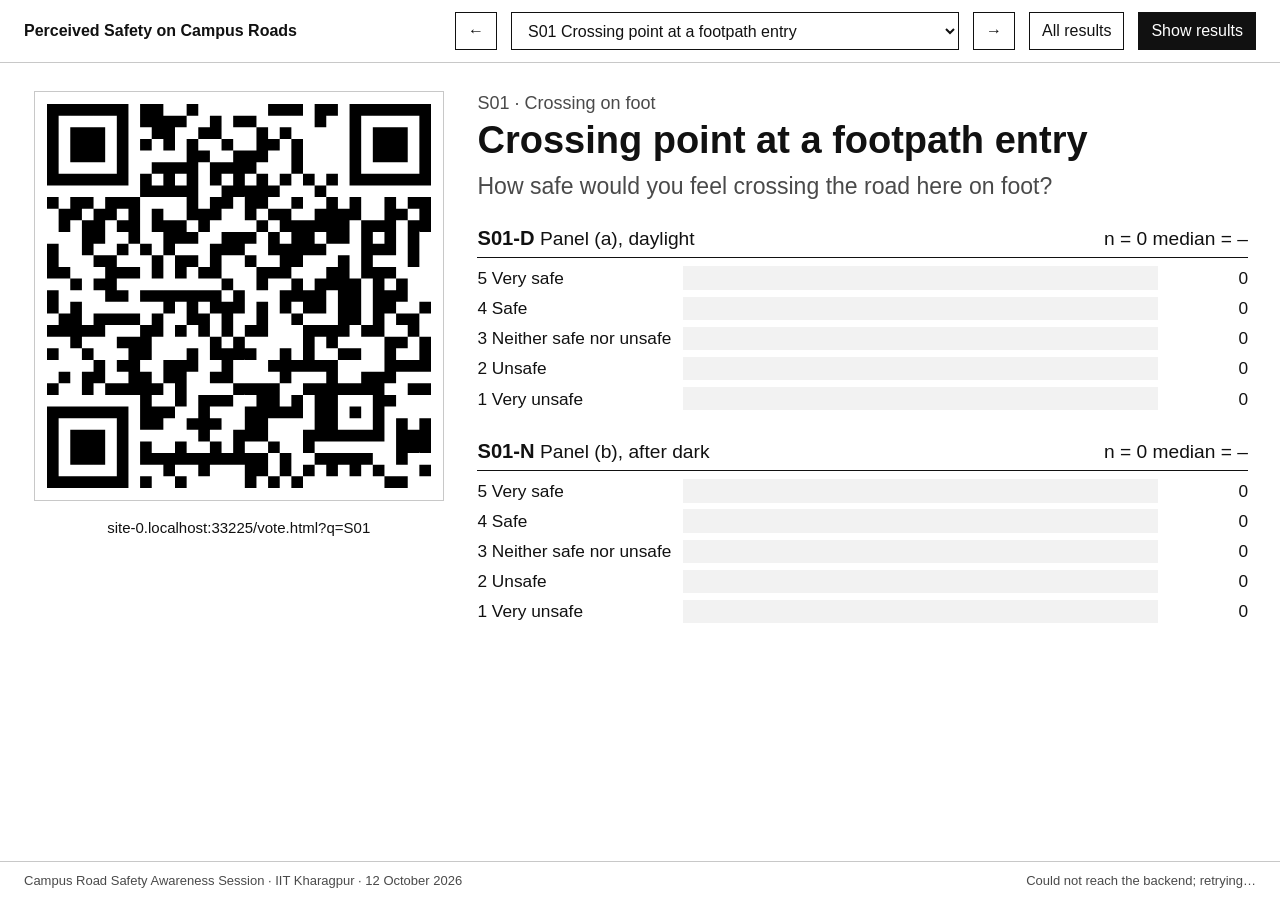
<file: index.html>
<!doctype html>
<html lang="en">
<head>
<meta charset="utf-8">
<meta name="viewport" content="width=device-width, initial-scale=1">
<title>Results: Perceived Safety on Campus Roads</title>
<link rel="stylesheet" href="style.css">
</head>
<body>
<div class="present">
  <div class="bar">
    <span class="brand" id="brand"></span>
    <button type="button" id="prev" aria-label="Previous scenario">&larr;</button>
    <select id="pick" aria-label="Scenario"></select>
    <button type="button" id="next" aria-label="Next scenario">&rarr;</button>
    <button type="button" id="toggleOverview" aria-pressed="false">All results</button>
    <button type="button" id="toggleResults" aria-pressed="true">Show results</button>
  </div>

  <div id="cfgNotice" class="notice hidden" style="margin:16px 32px 0">Not connected: paste the Apps Script web app URL into <b>config.js</b> (see README). The QR codes below already work.</div>

  <div class="stage" id="stage">
    <div class="qrbox">
      <div id="qr" aria-label="QR code for this scenario"></div>
      <div class="url" id="url"></div>
      <div class="resp" id="resp"></div>
    </div>
    <div>
      <p class="scen-id" id="sId"></p>
      <h1 class="scen-title" id="sTitle"></h1>
      <p class="scen-q" id="sQ"></p>
      <div id="results"></div>
      <p class="muted small" id="hiddenNote" style="display:none">Results hidden while the audience rates.</p>
    </div>
  </div>

  <div class="overview-wrap hidden" id="overview"></div>

  <div class="foot"><span id="session"></span><span id="updated">Waiting for data…</span></div>
</div>
<script src="qrcode.js"></script>
<script src="config.js"></script>
<script src="common.js"></script>
<script>
(function () {
  const { CFG, configured, call, scenario, indexOf, stats, el } = window.Poll;
  const $ = (id) => document.getElementById(id);
  let data = null, showResults = true, overview = false;
  let current = scenario((new URLSearchParams(location.search).get('q') || '').toUpperCase()) || CFG.SCENARIOS[0];

  $('brand').textContent = CFG.TITLE;
  $('session').textContent = CFG.SESSION;
  if (!configured()) $('cfgNotice').classList.remove('hidden');
  CFG.SCENARIOS.forEach((s) => $('pick').appendChild(el('option', { value: s.id, text: s.id + '  ' + s.title })));
  $('pick').addEventListener('change', (e) => show(scenario(e.target.value)));
  $('prev').addEventListener('click', () => step(-1));
  $('next').addEventListener('click', () => step(1));
  $('toggleResults').addEventListener('click', () => { showResults = !showResults; $('toggleResults').setAttribute('aria-pressed', String(showResults)); render(); });
  $('toggleOverview').addEventListener('click', () => {
    overview = !overview;
    $('toggleOverview').setAttribute('aria-pressed', String(overview));
    $('stage').classList.toggle('hidden', overview);
    $('overview').classList.toggle('hidden', !overview);
    render();
  });
  document.addEventListener('keydown', (e) => {
    if (e.target.tagName === 'SELECT') return;
    if (e.key === 'ArrowRight' || e.key === 'PageDown') step(1);
    if (e.key === 'ArrowLeft' || e.key === 'PageUp') step(-1);
  });

  function step(d) {
    const i = indexOf(current.id) + d;
    if (i >= 0 && i < CFG.SCENARIOS.length) show(CFG.SCENARIOS[i]);
  }

  function voteUrl(id) { return new URL('vote.html?q=' + id, location.href).href; }

  function show(s) {
    current = s;
    history.replaceState(null, '', '?q=' + s.id);
    $('pick').value = s.id;
    $('sId').textContent = s.id + '  ·  ' + s.perspective;
    $('sTitle').textContent = s.title;
    $('sQ').textContent = s.question;
    const url = voteUrl(s.id);
    $('qr').textContent = '';
    const qr = qrcode(0, 'M');
    qr.addData(url);
    qr.make();
    $('qr').innerHTML = qr.createSvgTag({ cellSize: 8, margin: 0, scalable: true });
    $('url').textContent = url.replace(/^https?:\/\//, '');
    render();
  }

  function fmt(x, d) { return x === null ? '–' : (Number.isInteger(x) ? String(x) : x.toFixed(d)); }

  function render() {
    $('resp').textContent = data ? data.respondents + (data.respondents === 1 ? ' respondent' : ' respondents') : '';
    if (overview) return renderOverview();
    const box = $('results');
    box.textContent = '';
    $('hiddenNote').style.display = showResults ? 'none' : 'block';
    if (!showResults) return;
    current.items.forEach((it) => {
      const counts = (data && data.items[it.code]) || [0, 0, 0, 0, 0];
      const st = stats(counts);
      const max = Math.max(1, ...counts);
      const hist = el('div', { class: 'hist' });
      [5, 4, 3, 2, 1].forEach((v) => {
        const c = counts[v - 1];
        const fill = el('div', { class: 'fill' });
        fill.style.width = (100 * c / max) + '%';
        hist.appendChild(el('div', { text: v + '  ' + CFG.SCALE[v - 1] }));
        hist.appendChild(el('div', { class: 'track' }, [fill]));
        hist.appendChild(el('div', { class: 'val', text: st.n ? c + ' (' + Math.round(100 * c / st.n) + '%)' : '0' }));
      });
      box.appendChild(el('div', { class: 'res-item' }, [
        el('div', { class: 'res-head' }, [
          el('span', {}, current.items.length > 1 ? [el('b', { text: it.code }), '  ' + it.label] : [el('b', { text: it.code })]),
          el('span', { text: 'n = ' + st.n + '   median = ' + fmt(st.median, 1) })
        ]),
        hist
      ]));
    });
  }

  function renderOverview() {
    const wrap = $('overview');
    wrap.textContent = '';
    const head = el('tr', {}, ['Item', 'Scenario', 'Perspective', 'n', 'Median', 'Mean', '% rating 1–2'].map((h, i) => el('th', { class: i >= 3 ? 'num' : '', text: h })));
    const body = el('tbody');
    CFG.SCENARIOS.forEach((s) => s.items.forEach((it) => {
      const st = stats(data && data.items[it.code]);
      body.appendChild(el('tr', {}, [
        el('td', { text: it.code }), el('td', { text: s.title }), el('td', { text: s.perspective }),
        el('td', { class: 'num', text: String(st.n) }), el('td', { class: 'num', text: fmt(st.median, 1) }),
        el('td', { class: 'num', text: fmt(st.mean, 2) }), el('td', { class: 'num', text: st.unsafe === null ? '–' : Math.round(100 * st.unsafe) + '%' })
      ]));
    }));
    wrap.appendChild(el('table', { class: 'overview' }, [el('thead', {}, [head]), body]));
    wrap.appendChild(el('p', { class: 'small muted', text: 'Latest rating per respondent per item. Ratings: 1 very unsafe to 5 very safe.' }));
  }

  async function poll() {
    if (configured() && !document.hidden) {
      try {
        data = await call({ action: 'results' }, 1);
        $('updated').textContent = 'Updated ' + new Date().toLocaleTimeString();
        render();
      } catch (e) {
        $('updated').textContent = 'Could not reach the backend; retrying…';
      }
    }
    setTimeout(poll, 4000);
  }

  show(current);
  poll();
})();
</script>
</body>
</html>
</file>
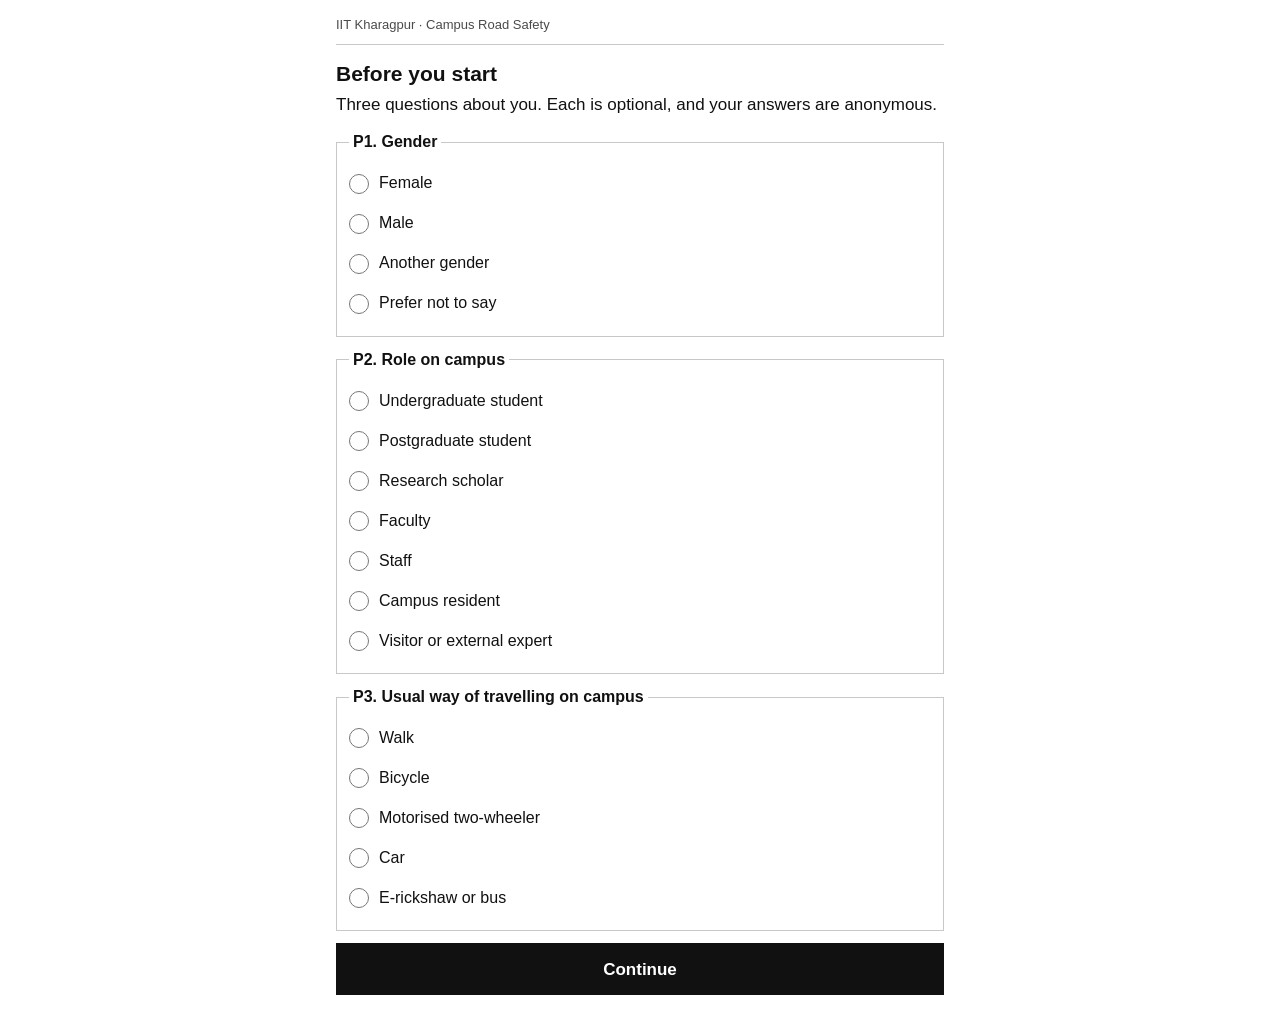
<file: vote.html>
<!doctype html>
<html lang="en">
<head>
<meta charset="utf-8">
<meta name="viewport" content="width=device-width, initial-scale=1, viewport-fit=cover">
<title>Rate: Perceived Safety on Campus Roads</title>
<link rel="stylesheet" href="style.css">
</head>
<body>
<main class="vote">
  <header><span>IIT Kharagpur · Campus Road Safety</span><span id="progress"></span></header>

  <div id="cfgNotice" class="notice hidden">This poll is not connected yet. Paste the Apps Script web app URL into <b>config.js</b> (see README).</div>

  <section id="profileView" class="hidden">
    <h1>Before you start</h1>
    <p class="question">Three questions about you. Each is optional, and your answers are anonymous.</p>
    <form id="profileForm"></form>
    <button class="primary" id="profileGo" type="button">Continue</button>
  </section>

  <section id="scenView" class="hidden">
    <h1 id="sTitle"></h1>
    <p class="question" id="sQuestion"></p>
    <div class="photos" id="sPhotos"></div>
    <div id="sItems"></div>
    <button class="primary" id="submit" type="button" disabled>Submit rating</button>
    <div class="status" id="status" role="status" aria-live="polite"></div>
    <div class="navrow">
      <button class="secondary" id="prev" type="button">Previous</button>
      <button class="secondary" id="next" type="button">Next</button>
    </div>
    <select class="pick" id="pick" aria-label="Go to scenario"></select>
    <p class="small muted">Rate from the perspective in the question, as you yourself would feel. 1 = very unsafe, 5 = very safe. You can change a rating by submitting again.</p>
    <p class="small muted"><a href="#" id="editProfile">Edit my answers to P1–P3</a></p>
  </section>
</main>
<script src="config.js"></script>
<script src="common.js"></script>
<script>
(function () {
  const { CFG, configured, call, scenario, indexOf, el } = window.Poll;
  const $ = (id) => document.getElementById(id);
  const store = {
    get(k, d) { try { const v = localStorage.getItem('csp_' + k); return v === null ? d : JSON.parse(v); } catch (e) { return d; } },
    set(k, v) { try { localStorage.setItem('csp_' + k, JSON.stringify(v)); } catch (e) {} }
  };

  // Anonymous respondent id, kept on this phone so ratings can be paired across items.
  let rid = store.get('rid', null);
  if (!rid) {
    rid = (window.crypto && crypto.randomUUID) ? crypto.randomUUID() : 'r' + Date.now().toString(36) + Math.random().toString(36).slice(2, 12);
    store.set('rid', rid);
  }
  let profile = store.get('profile', null);
  const done = store.get('done', {}); // item code -> rating already sent

  if (!configured()) $('cfgNotice').classList.remove('hidden');

  const params = new URLSearchParams(location.search);
  let current = scenario((params.get('q') || '').toUpperCase()) || CFG.SCENARIOS[0];
  let pending = {};

  CFG.SCENARIOS.forEach((s) => $('pick').appendChild(el('option', { value: s.id, text: s.id + '  ' + s.title })));
  $('pick').addEventListener('change', (e) => show(scenario(e.target.value)));
  $('prev').addEventListener('click', () => step(-1));
  $('next').addEventListener('click', () => step(1));
  $('submit').addEventListener('click', submit);
  $('editProfile').addEventListener('click', (e) => { e.preventDefault(); showProfile(); });
  $('profileGo').addEventListener('click', saveProfile);

  function step(d) {
    const i = indexOf(current.id) + d;
    if (i >= 0 && i < CFG.SCENARIOS.length) show(CFG.SCENARIOS[i]);
  }

  function showProfile() {
    const f = $('profileForm');
    f.textContent = '';
    CFG.PROFILE.forEach((q) => {
      const fs = el('fieldset', {}, [el('legend', { text: q.label })]);
      q.options.forEach((opt, i) => {
        const id = q.key + i;
        const inp = el('input', { type: 'radio', name: q.key, id, value: opt });
        if (profile && profile[q.key] === opt) inp.checked = true;
        fs.appendChild(el('label', { class: 'opt', for: id }, [inp, opt]));
      });
      f.appendChild(fs);
    });
    $('scenView').classList.add('hidden');
    $('profileView').classList.remove('hidden');
    $('progress').textContent = '';
    window.scrollTo(0, 0);
  }

  function saveProfile() {
    const fd = new FormData($('profileForm'));
    profile = {};
    CFG.PROFILE.forEach((q) => { profile[q.key] = fd.get(q.key) || ''; });
    store.set('profile', profile);
    show(current);
  }

  function show(s) {
    current = s;
    pending = {};
    history.replaceState(null, '', '?q=' + s.id);
    $('profileView').classList.add('hidden');
    $('scenView').classList.remove('hidden');
    const i = indexOf(s.id);
    $('progress').textContent = 'Scenario ' + (i + 1) + ' of ' + CFG.SCENARIOS.length;
    $('sTitle').textContent = s.id + '  ' + s.title;
    $('sQuestion').textContent = s.question;
    const ph = $('sPhotos');
    ph.textContent = '';
    s.photos.forEach((p) => ph.appendChild(el('figure', {}, [el('img', { src: p.src, alt: s.id + ' ' + p.caption, loading: 'lazy' }), el('figcaption', { text: p.caption })])));
    const box = $('sItems');
    box.textContent = '';
    s.items.forEach((it) => {
      const btns = [1, 2, 3, 4, 5].map((v) => el('button', {
        type: 'button', 'aria-pressed': String(done[it.code] === v), 'aria-label': v + ' ' + CFG.SCALE[v - 1], text: String(v),
        onclick: (e) => {
          pending[it.code] = v;
          e.currentTarget.parentNode.querySelectorAll('button').forEach((b) => b.setAttribute('aria-pressed', String(b === e.currentTarget)));
          refresh();
        }
      }));
      box.appendChild(el('div', { class: 'item' }, [
        el('div', { class: 'item-label' }, s.items.length > 1 ? [el('span', { class: 'code', text: it.code }), it.label] : [it.label]),
        el('div', { class: 'scale', role: 'group', 'aria-label': it.label }, btns),
        el('div', { class: 'anchors' }, [el('span', { text: '1 Very unsafe' }), el('span', { text: '5 Very safe' })])
      ]));
    });
    $('pick').value = s.id;
    $('prev').disabled = i === 0;
    $('next').textContent = i < CFG.SCENARIOS.length - 1 ? 'Next: ' + CFG.SCENARIOS[i + 1].id : 'Next';
    $('next').disabled = i === CFG.SCENARIOS.length - 1;
    const already = s.items.every((it) => done[it.code]);
    setStatus(already ? 'Already rated. Submit again to change your rating.' : '', '');
    refresh();
    window.scrollTo(0, 0);
  }

  function refresh() {
    const all = current.items.every((it) => pending[it.code] || done[it.code]);
    const changed = current.items.some((it) => pending[it.code]);
    $('submit').disabled = !(all && changed) || !configured();
  }

  function setStatus(msg, cls) { const s = $('status'); s.textContent = msg; s.className = 'status ' + (cls || ''); }

  async function submit() {
    const items = current.items.map((it) => it.code + ':' + (pending[it.code] || done[it.code])).join(',');
    $('submit').disabled = true;
    setStatus('Sending…', '');
    try {
      await call({ action: 'vote', rid, items, g: (profile && profile.g) || '', r: (profile && profile.r) || '', m: (profile && profile.m) || '' }, 4);
      current.items.forEach((it) => { done[it.code] = pending[it.code] || done[it.code]; });
      store.set('done', done);
      pending = {};
      const i = indexOf(current.id);
      setStatus(i < CFG.SCENARIOS.length - 1 ? 'Recorded. Tap “Next: ' + CFG.SCENARIOS[i + 1].id + '” when the next scenario is shown.' : 'Recorded. That was the last scenario. Thank you.', 'ok');
    } catch (e) {
      setStatus('Not sent. Check your connection and tap Submit again.', 'err');
      $('submit').disabled = false;
    }
  }

  // The main QR (no ?q=) starts with P1-P3; a scenario QR opens that scenario directly.
  if (!profile && !params.get('q')) showProfile(); else show(current);
})();
</script>
</body>
</html>
</file>
<file: style.css>
:root {
  --ink: #111111;
  --ink-2: #4a4a4a;
  --rule: #c8c8c8;
  --fill: #f2f2f2;
  --bar: #3a3a3a;
  --bg: #ffffff;
}
* { box-sizing: border-box; }
html, body { margin: 0; background: var(--bg); color: var(--ink); }
body { font-family: Arial, "Helvetica Neue", Helvetica, sans-serif; line-height: 1.4; -webkit-text-size-adjust: 100%; }
button, select, input { font: inherit; color: inherit; }
button { cursor: pointer; }
.muted { color: var(--ink-2); }
.small { font-size: 13px; }
.small a { color: var(--ink); }
.hidden { display: none !important; }

/* ---------- Phone voting page ---------- */
.vote { max-width: 640px; margin: 0 auto; padding: 16px 16px 40px; }
.vote header { display: flex; justify-content: space-between; align-items: baseline; gap: 12px; border-bottom: 1px solid var(--rule); padding-bottom: 10px; margin-bottom: 16px; font-size: 13px; color: var(--ink-2); }
.vote h1 { font-size: 21px; margin: 0 0 6px; line-height: 1.25; }
.vote .question { font-size: 17px; margin: 0 0 14px; }
.photos { display: flex; gap: 10px; overflow-x: auto; scroll-snap-type: x mandatory; padding-bottom: 6px; margin: 0 -16px 18px; padding-left: 16px; padding-right: 16px; }
.photos figure { margin: 0; flex: 0 0 auto; scroll-snap-align: start; }
.photos img { display: block; height: 190px; width: auto; border: 1px solid var(--rule); background: var(--fill); }
.photos figcaption { font-size: 13px; margin-top: 4px; color: var(--ink-2); }
.item { border: 1px solid var(--rule); padding: 12px; margin-bottom: 12px; }
.item-label { font-weight: bold; margin-bottom: 10px; font-size: 15px; }
.item-label .code { font-weight: normal; color: var(--ink-2); margin-right: 6px; }
.scale { display: grid; grid-template-columns: repeat(5, minmax(0, 1fr)); gap: 6px; }
.scale button { min-height: 52px; border: 1.5px solid var(--ink); background: var(--bg); font-size: 20px; font-weight: bold; border-radius: 0; }
.scale button[aria-pressed="true"] { background: var(--ink); color: var(--bg); }
.anchors { display: flex; justify-content: space-between; font-size: 12px; color: var(--ink-2); margin-top: 6px; }
.primary { width: 100%; min-height: 52px; border: 0; background: var(--ink); color: var(--bg); font-weight: bold; font-size: 17px; }
.primary:disabled { background: #9a9a9a; cursor: default; }
.secondary { min-height: 46px; border: 1.5px solid var(--ink); background: var(--bg); padding: 0 16px; font-weight: bold; }
.status { margin: 12px 0; font-size: 15px; min-height: 22px; }
.status.ok { font-weight: bold; }
.status.err { font-weight: bold; text-decoration: underline; }
.navrow { display: flex; gap: 10px; margin-top: 14px; }
.navrow > * { flex: 1; }
.pick { width: 100%; min-height: 44px; border: 1px solid var(--rule); background: var(--bg); padding: 0 8px; margin-top: 12px; }
fieldset { border: 1px solid var(--rule); margin: 0 0 12px; padding: 10px 12px 12px; }
legend { font-weight: bold; padding: 0 4px; }
.opt { display: flex; align-items: center; gap: 10px; min-height: 40px; }
.opt input { width: 20px; height: 20px; margin: 0; accent-color: #111111; }
.notice { border: 1.5px dashed var(--ink-2); padding: 12px; margin-bottom: 16px; font-size: 14px; }

/* ---------- Presenter page ---------- */
.present { min-height: 100vh; display: flex; flex-direction: column; }
.bar { display: flex; flex-wrap: wrap; align-items: center; gap: 10px 14px; padding: 12px 24px; border-bottom: 1px solid var(--rule); }
.bar .brand { font-weight: bold; margin-right: auto; }
.bar select, .bar button { min-height: 38px; border: 1px solid var(--ink); background: var(--bg); padding: 0 12px; }
.bar button[aria-pressed="true"] { background: var(--ink); color: var(--bg); }
.stage { flex: 1; display: grid; grid-template-columns: minmax(260px, 34%) 1fr; gap: 32px; padding: 28px 32px; align-items: start; }
.qrbox { text-align: center; }
.qrbox #qr { display: inline-block; padding: 12px; border: 1px solid var(--rule); background: #fff; }
.qrbox #qr svg { display: block; width: min(30vw, 46vh); height: auto; }
.qrbox .url { margin-top: 10px; font-size: 15px; word-break: break-all; }
.qrbox .resp { margin-top: 14px; font-size: 18px; }
.scen-id { font-size: 18px; color: var(--ink-2); margin: 0; }
.scen-title { font-size: clamp(24px, 3vw, 38px); margin: 2px 0 6px; line-height: 1.2; }
.scen-q { font-size: clamp(17px, 1.8vw, 24px); margin: 0 0 22px; color: var(--ink-2); }
.res-item { margin-bottom: 26px; }
.res-head { display: flex; justify-content: space-between; align-items: baseline; gap: 12px; border-bottom: 1.5px solid var(--ink); padding-bottom: 4px; margin-bottom: 8px; font-size: clamp(15px, 1.5vw, 20px); }
.res-head b { font-size: 1.05em; }
.hist { display: grid; grid-template-columns: max-content 1fr 4.5em; gap: 6px 12px; align-items: center; font-size: clamp(14px, 1.35vw, 18px); }
.hist .track { height: clamp(18px, 2.6vh, 30px); background: var(--fill); position: relative; }
.hist .fill { position: absolute; inset: 0 auto 0 0; background: var(--bar); transition: width .4s ease; }
.hist .val { text-align: right; font-variant-numeric: tabular-nums; }
.foot { padding: 10px 24px; border-top: 1px solid var(--rule); font-size: 13px; color: var(--ink-2); display: flex; justify-content: space-between; gap: 12px; flex-wrap: wrap; }
table.overview { border-collapse: collapse; width: 100%; font-size: clamp(13px, 1.2vw, 16px); }
table.overview th, table.overview td { text-align: left; padding: 6px 10px 6px 0; border-bottom: 1px solid var(--rule); font-variant-numeric: tabular-nums; }
table.overview thead th { border-top: 1.5px solid var(--ink); border-bottom: 1px solid var(--ink); }
table.overview tbody tr:last-child td { border-bottom: 1.5px solid var(--ink); }
table.overview td.num, table.overview th.num { text-align: right; }
.overview-wrap { padding: 24px 32px; overflow-x: auto; }
@media (max-width: 820px) {
  .stage { grid-template-columns: 1fr; padding: 20px 16px; }
  .qrbox #qr svg { width: 60vw; }
  .bar { padding: 10px 16px; }
  .overview-wrap { padding: 16px; }
}
</file>
